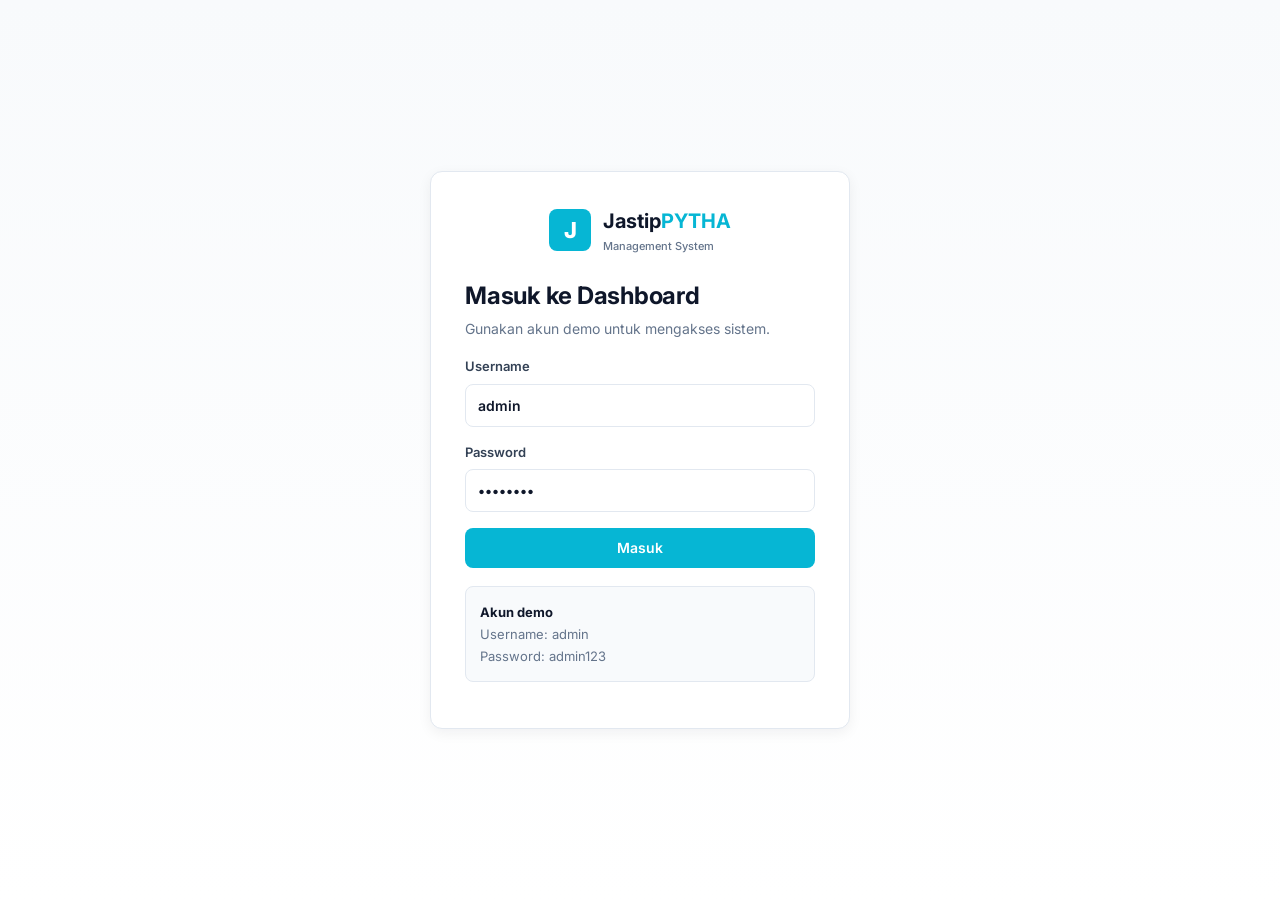
<file: index.html>
<!doctype html>
<html lang="en">
  <head>
    <meta charset="UTF-8" />
    <meta name="viewport" content="width=device-width, initial-scale=1.0" />
    <script>if(localStorage.getItem("jastip_theme")==="dark"||(!localStorage.getItem("jastip_theme")&&window.matchMedia("(prefers-color-scheme: dark)").matches))document.documentElement.classList.add("dark");</script>
    <title>Login - JastipPYTHA</title>
    <link rel="preconnect" href="https://fonts.googleapis.com" />
    <link rel="preconnect" href="https://fonts.gstatic.com" crossorigin />
    <link
      href="https://fonts.googleapis.com/css2?family=Inter:wght@400;500;600;700;800&display=swap"
      rel="stylesheet"
    />
    <link rel="stylesheet" href="css/style.css" />
  </head>
  <body class="login-page">
    <div class="login-card">
      <div class="brand brand-center">
        <div class="brand-mark">J</div>
        <div>
          <b>Jastip<span>PYTHA</span></b
          ><small>Management System</small>
        </div>
      </div>
      <h1>Masuk ke Dashboard</h1>
      <p class="muted">Gunakan akun demo untuk mengakses sistem.</p>
      <form id="loginForm" class="form-stack">
        <label
          >Username<input
            id="username"
            required
            autocomplete="username"
            value="admin"
        /></label>
        <label
          >Password<input
            id="password"
            type="password"
            required
            autocomplete="current-password"
            value="admin123"
        /></label>
        <button class="btn btn-primary btn-block" type="submit">Masuk</button>
      </form>
      <div class="demo-hint">
        <b>Akun demo</b><br />Username: admin<br />Password: admin123
      </div>
      <div id="loginError" class="error-text"></div>
    </div>
    <script src="js/storage.js"></script>
    <script src="js/data-demo.js"></script>
    <script src="js/utils.js"></script>
    <script src="js/login.js"></script>
  </body>
</html>
</file>
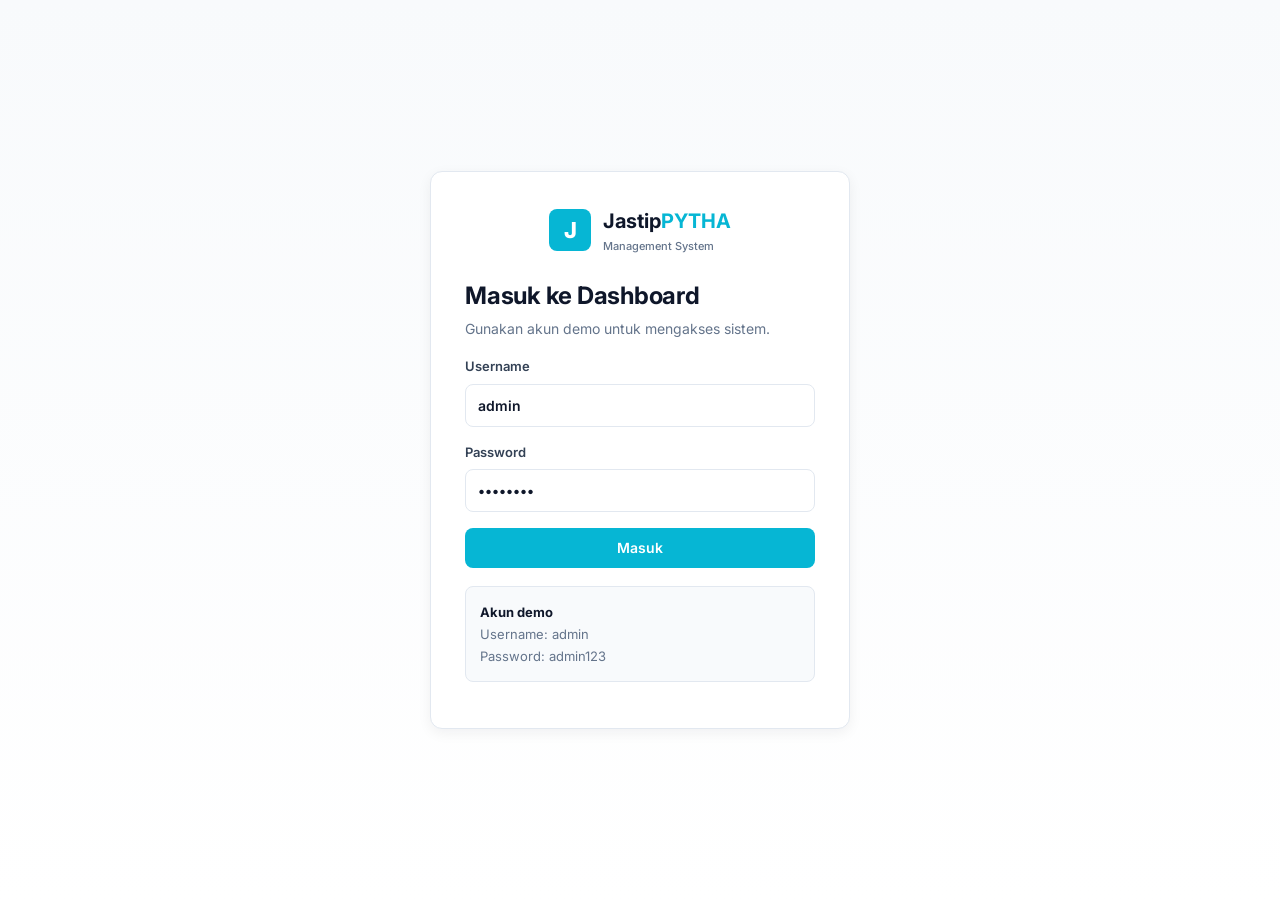
<file: batch.html>
<!doctype html>
<html lang="id">
  <head>
    <meta charset="UTF-8" />
    <meta name="viewport" content="width=device-width, initial-scale=1.0" />
    <script>if(localStorage.getItem("jastip_theme")==="dark"||(!localStorage.getItem("jastip_theme")&&window.matchMedia("(prefers-color-scheme: dark)").matches))document.documentElement.classList.add("dark");</script>
    <title>Batch Jastip - JastipPYTHA</title>
    <link rel="preconnect" href="https://fonts.googleapis.com" />
    <link rel="preconnect" href="https://fonts.gstatic.com" crossorigin />
    <link
      href="https://fonts.googleapis.com/css2?family=Inter:wght@400;500;600;700;800&display=swap"
      rel="stylesheet"
    />
    <link rel="stylesheet" href="css/style.css" />
  </head>
  <body data-page="batch">
    <div id="app"></div>
    <script src="js/storage.js"></script>
    <script src="js/data-demo.js"></script>
    <script src="js/utils.js"></script>
    <script src="js/app.js"></script>
  </body>
</html>
</file>
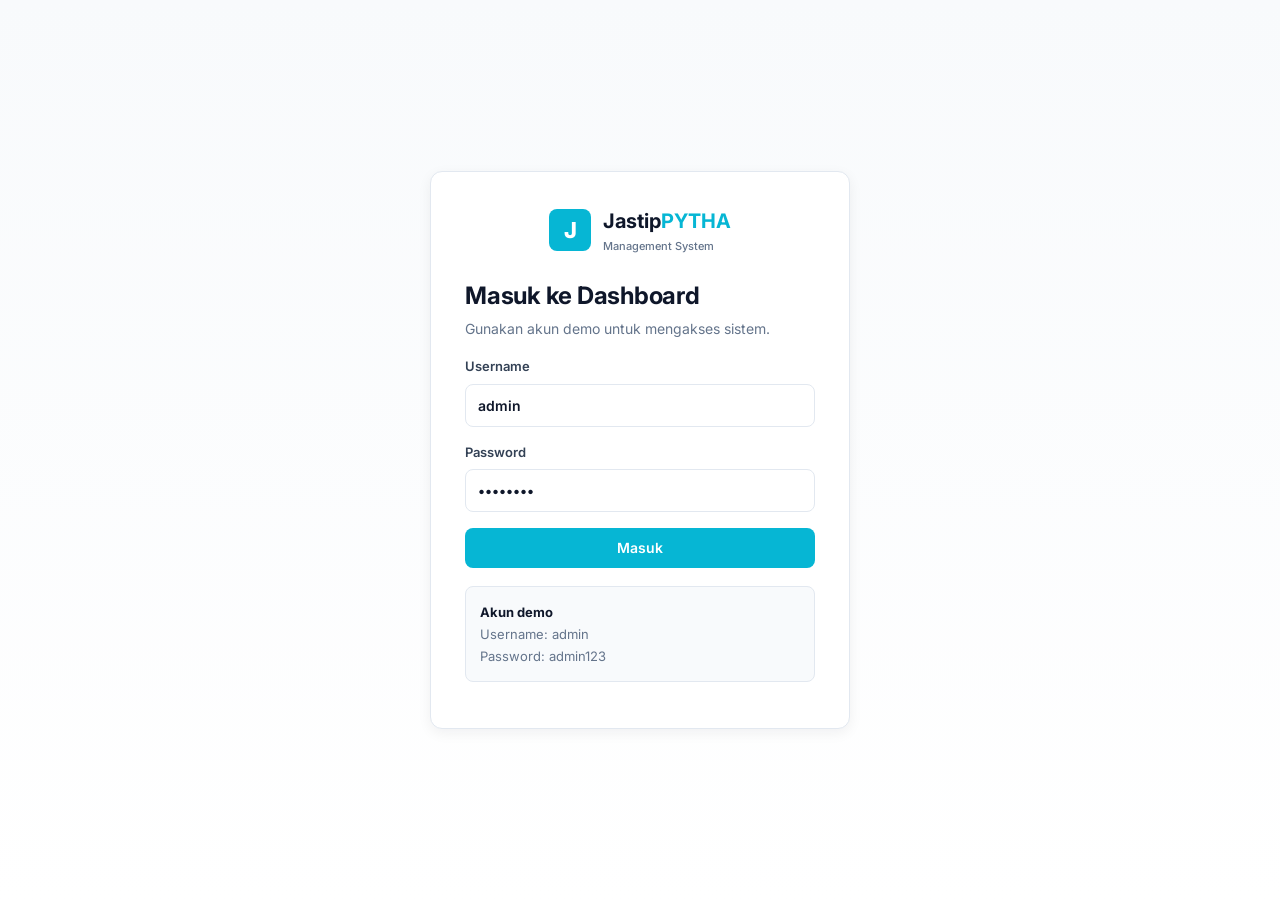
<file: customer.html>
<!doctype html>
<html lang="id">
  <head>
    <meta charset="UTF-8" />
    <meta name="viewport" content="width=device-width, initial-scale=1.0" />
    <script>if(localStorage.getItem("jastip_theme")==="dark"||(!localStorage.getItem("jastip_theme")&&window.matchMedia("(prefers-color-scheme: dark)").matches))document.documentElement.classList.add("dark");</script>
    <title>Customer - JastipPYTHA</title>
    <link rel="preconnect" href="https://fonts.googleapis.com" />
    <link rel="preconnect" href="https://fonts.gstatic.com" crossorigin />
    <link
      href="https://fonts.googleapis.com/css2?family=Inter:wght@400;500;600;700;800&display=swap"
      rel="stylesheet"
    />
    <link rel="stylesheet" href="css/style.css" />
  </head>
  <body data-page="customer">
    <div id="app"></div>
    <script src="js/storage.js"></script>
    <script src="js/data-demo.js"></script>
    <script src="js/utils.js"></script>
    <script src="js/app.js"></script>
  </body>
</html>
</file>
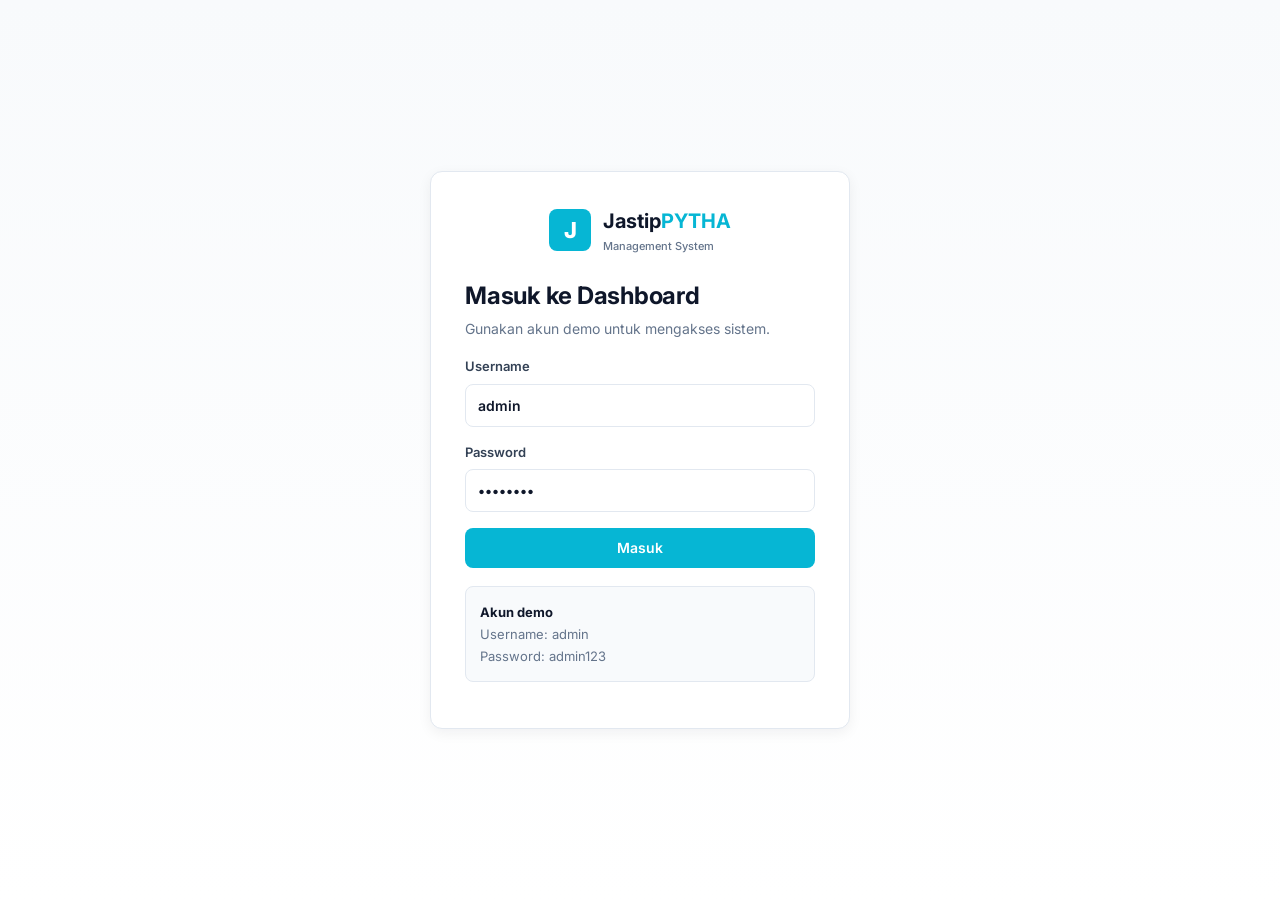
<file: dashboard.html>
<!doctype html>
<html lang="id">
  <head>
    <meta charset="UTF-8" />
    <meta name="viewport" content="width=device-width, initial-scale=1.0" />
    <script>if(localStorage.getItem("jastip_theme")==="dark"||(!localStorage.getItem("jastip_theme")&&window.matchMedia("(prefers-color-scheme: dark)").matches))document.documentElement.classList.add("dark");</script>
    <title>Dashboard - JastipPYTHA</title>
    <link rel="preconnect" href="https://fonts.googleapis.com" />
    <link rel="preconnect" href="https://fonts.gstatic.com" crossorigin />
    <link
      href="https://fonts.googleapis.com/css2?family=Inter:wght@400;500;600;700;800&display=swap"
      rel="stylesheet"
    />
    <link rel="stylesheet" href="css/style.css" />
  </head>
  <body data-page="dashboard">
    <div id="app"></div>
    <script src="js/storage.js"></script>
    <script src="js/data-demo.js"></script>
    <script src="js/utils.js"></script>
    <script src="js/app.js"></script>
  </body>
</html>
</file>
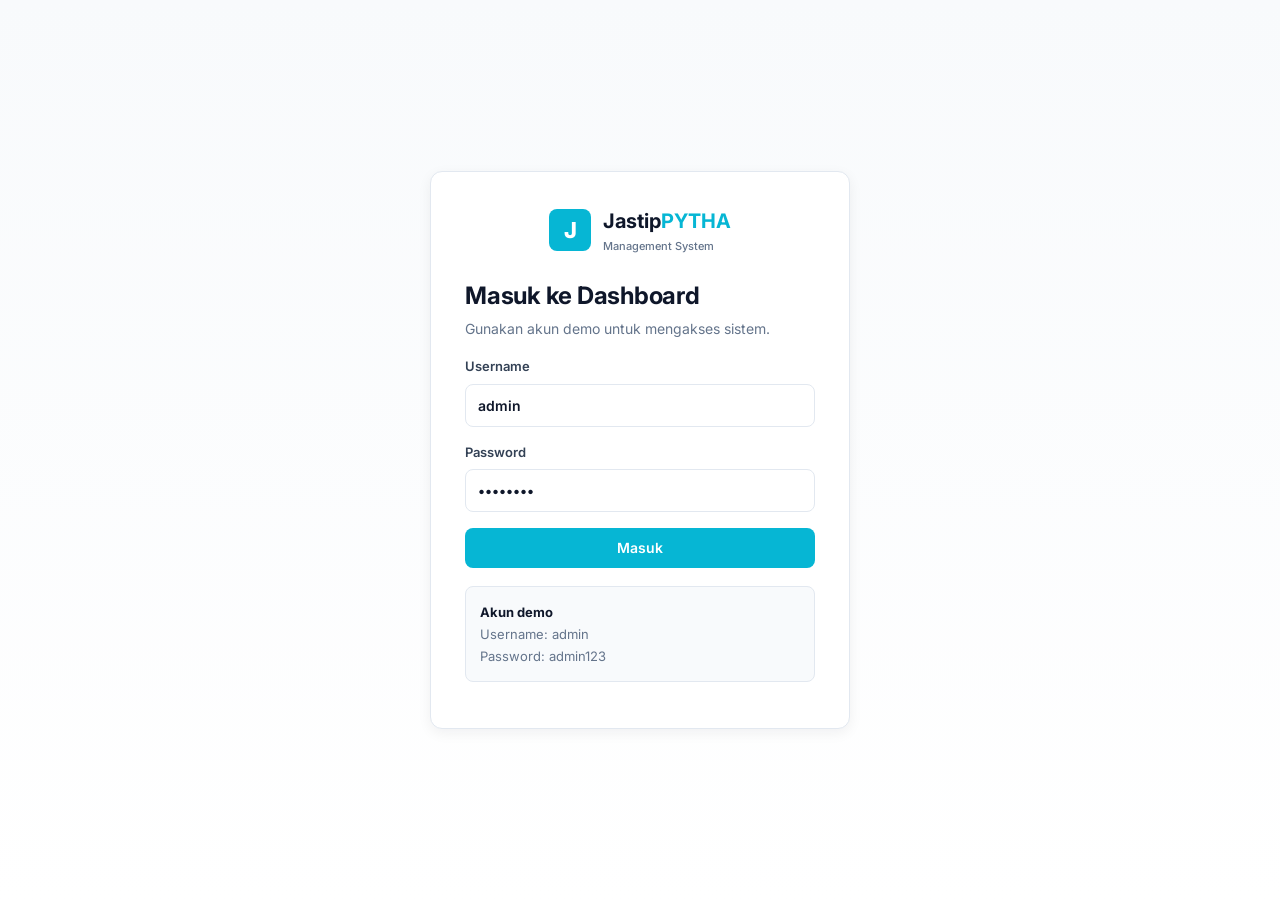
<file: order-detail.html>
<!doctype html>
<html lang="id">
  <head>
    <meta charset="UTF-8" />
    <meta name="viewport" content="width=device-width, initial-scale=1.0" />
    <script>if(localStorage.getItem("jastip_theme")==="dark"||(!localStorage.getItem("jastip_theme")&&window.matchMedia("(prefers-color-scheme: dark)").matches))document.documentElement.classList.add("dark");</script>
    <title>Detail Order - JastipPYTHA</title>
    <link rel="preconnect" href="https://fonts.googleapis.com" />
    <link rel="preconnect" href="https://fonts.gstatic.com" crossorigin />
    <link
      href="https://fonts.googleapis.com/css2?family=Inter:wght@400;500;600;700;800&display=swap"
      rel="stylesheet"
    />
    <link rel="stylesheet" href="css/style.css" />
  </head>
  <body data-page="order-detail">
    <div id="app"></div>
    <script src="js/storage.js"></script>
    <script src="js/data-demo.js"></script>
    <script src="js/utils.js"></script>
    <script src="js/app.js"></script>
  </body>
</html>
</file>
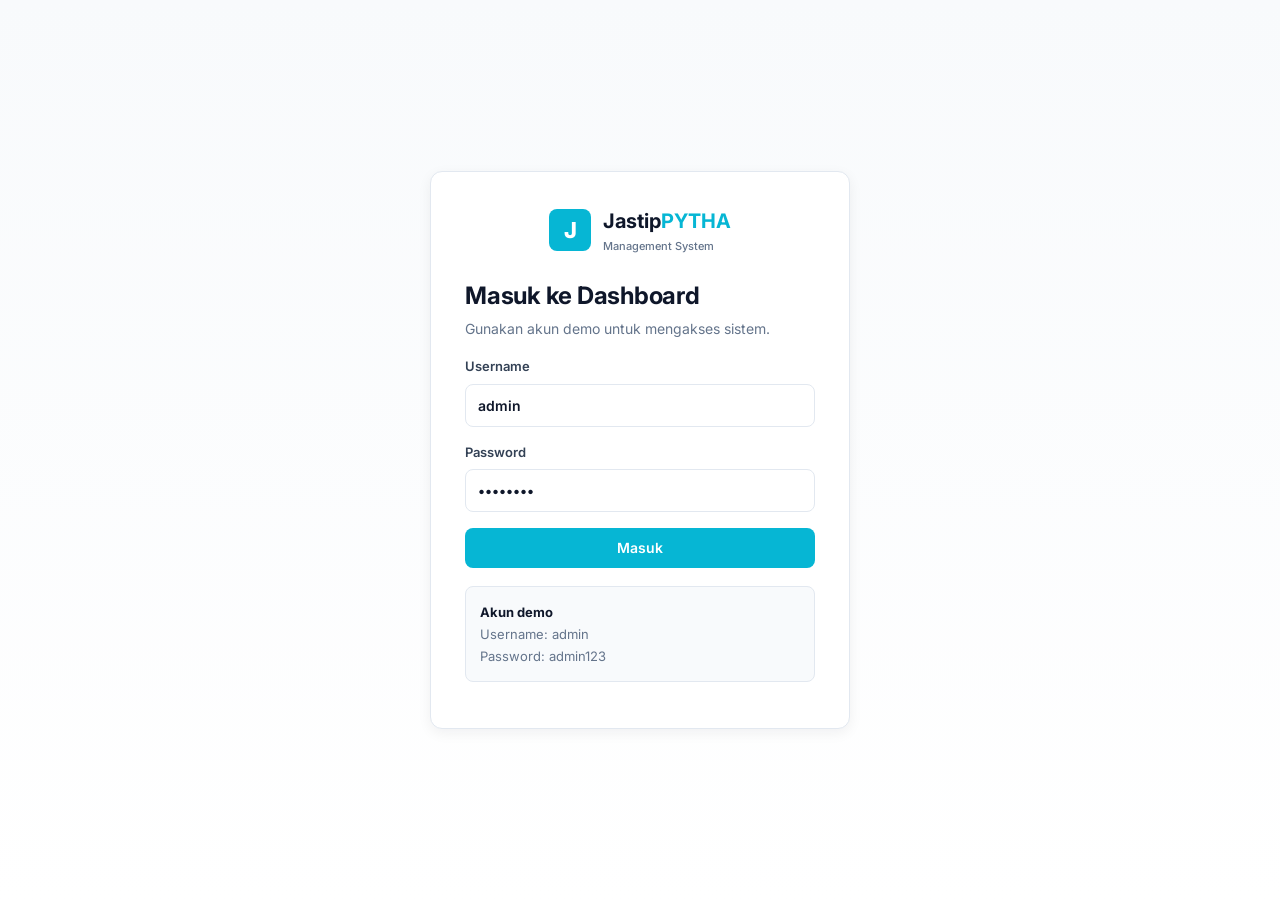
<file: order-form.html>
<!doctype html>
<html lang="id">
  <head>
    <meta charset="UTF-8" />
    <meta name="viewport" content="width=device-width, initial-scale=1.0" />
    <script>if(localStorage.getItem("jastip_theme")==="dark"||(!localStorage.getItem("jastip_theme")&&window.matchMedia("(prefers-color-scheme: dark)").matches))document.documentElement.classList.add("dark");</script>
    <title>Form Order - JastipPYTHA</title>
    <link rel="preconnect" href="https://fonts.googleapis.com" />
    <link rel="preconnect" href="https://fonts.gstatic.com" crossorigin />
    <link
      href="https://fonts.googleapis.com/css2?family=Inter:wght@400;500;600;700;800&display=swap"
      rel="stylesheet"
    />
    <link rel="stylesheet" href="css/style.css" />
  </head>
  <body data-page="order-form">
    <div id="app"></div>
    <script src="js/storage.js"></script>
    <script src="js/data-demo.js"></script>
    <script src="js/utils.js"></script>
    <script src="js/app.js"></script>
  </body>
</html>
</file>
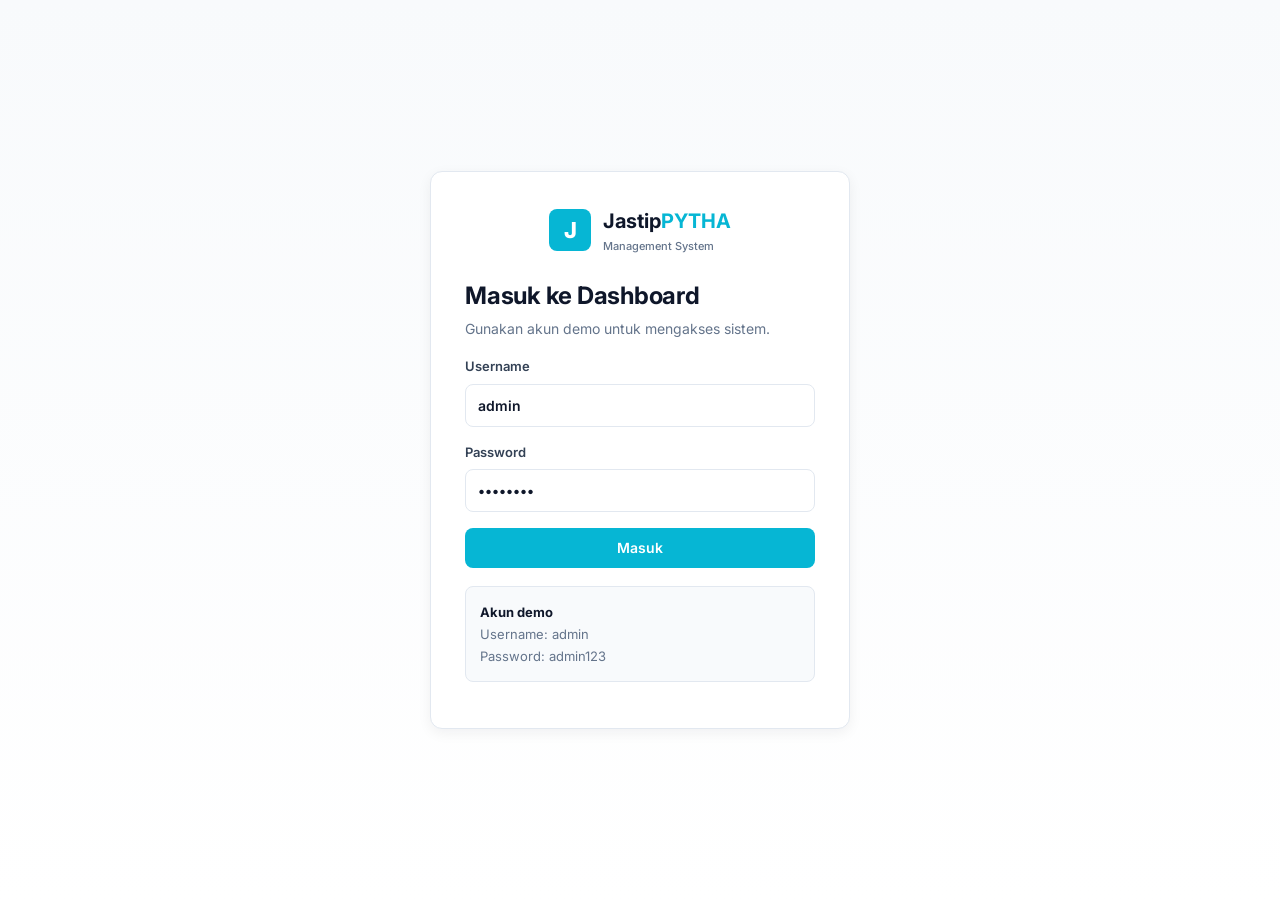
<file: order.html>
<!doctype html>
<html lang="id">
  <head>
    <meta charset="UTF-8" />
    <meta name="viewport" content="width=device-width, initial-scale=1.0" />
    <script>if(localStorage.getItem("jastip_theme")==="dark"||(!localStorage.getItem("jastip_theme")&&window.matchMedia("(prefers-color-scheme: dark)").matches))document.documentElement.classList.add("dark");</script>
    <title>Order Jastip - JastipPYTHA</title>
    <link rel="preconnect" href="https://fonts.googleapis.com" />
    <link rel="preconnect" href="https://fonts.gstatic.com" crossorigin />
    <link
      href="https://fonts.googleapis.com/css2?family=Inter:wght@400;500;600;700;800&display=swap"
      rel="stylesheet"
    />
    <link rel="stylesheet" href="css/style.css" />
  </head>
  <body data-page="order">
    <div id="app"></div>
    <script src="js/storage.js"></script>
    <script src="js/data-demo.js"></script>
    <script src="js/utils.js"></script>
    <script src="js/app.js"></script>
  </body>
</html>
</file>
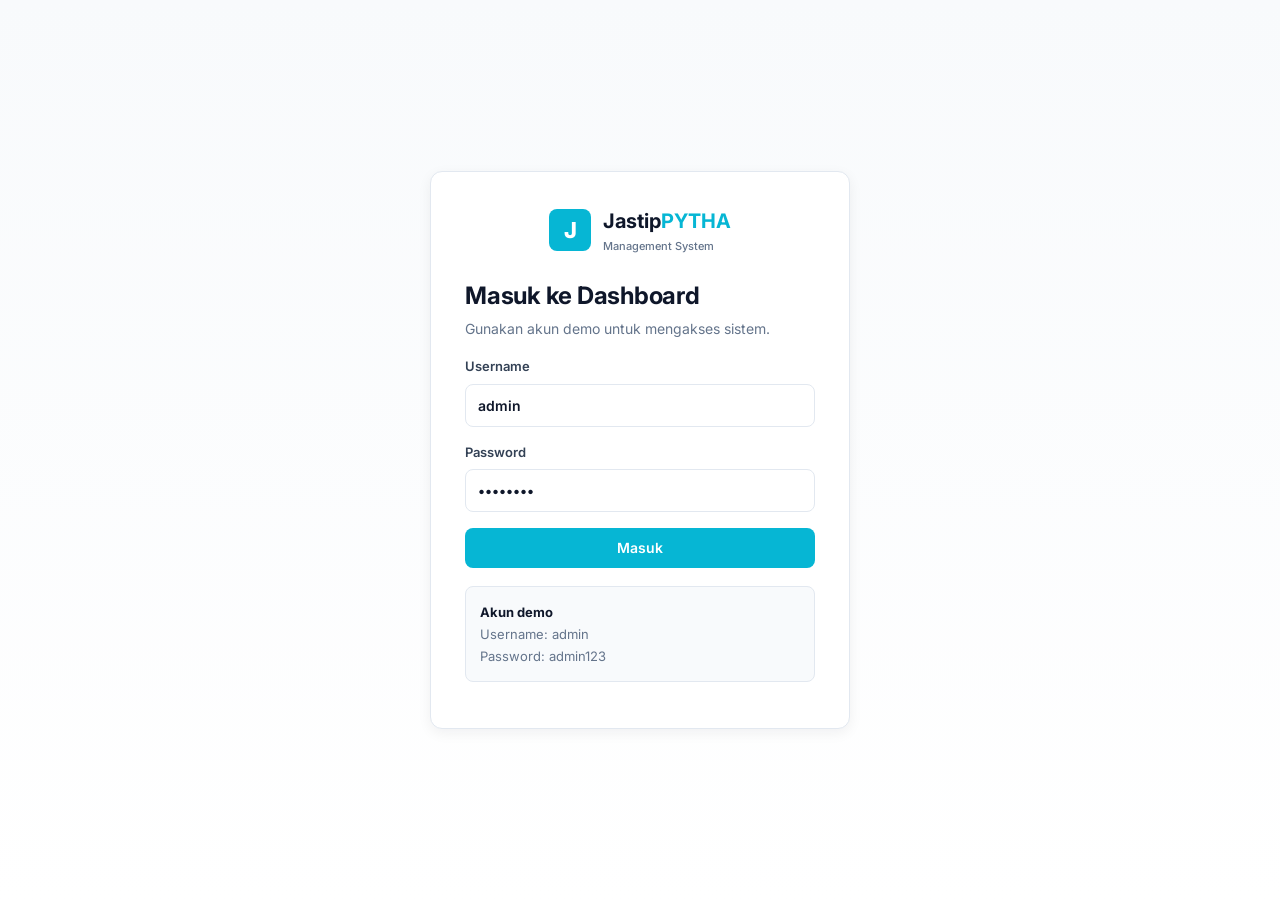
<file: settings.html>
<!doctype html>
<html lang="id">
  <head>
    <meta charset="UTF-8" />
    <meta name="viewport" content="width=device-width, initial-scale=1.0" />
    <script>if(localStorage.getItem("jastip_theme")==="dark"||(!localStorage.getItem("jastip_theme")&&window.matchMedia("(prefers-color-scheme: dark)").matches))document.documentElement.classList.add("dark");</script>
    <title>Pengaturan - JastipPYTHA</title>
    <link rel="preconnect" href="https://fonts.googleapis.com" />
    <link rel="preconnect" href="https://fonts.gstatic.com" crossorigin />
    <link
      href="https://fonts.googleapis.com/css2?family=Inter:wght@400;500;600;700;800&display=swap"
      rel="stylesheet"
    />
    <link rel="stylesheet" href="css/style.css" />
  </head>
  <body data-page="settings">
    <div id="app"></div>
    <script src="js/storage.js"></script>
    <script src="js/data-demo.js"></script>
    <script src="js/utils.js"></script>
    <script src="js/app.js"></script>
  </body>
</html>
</file>
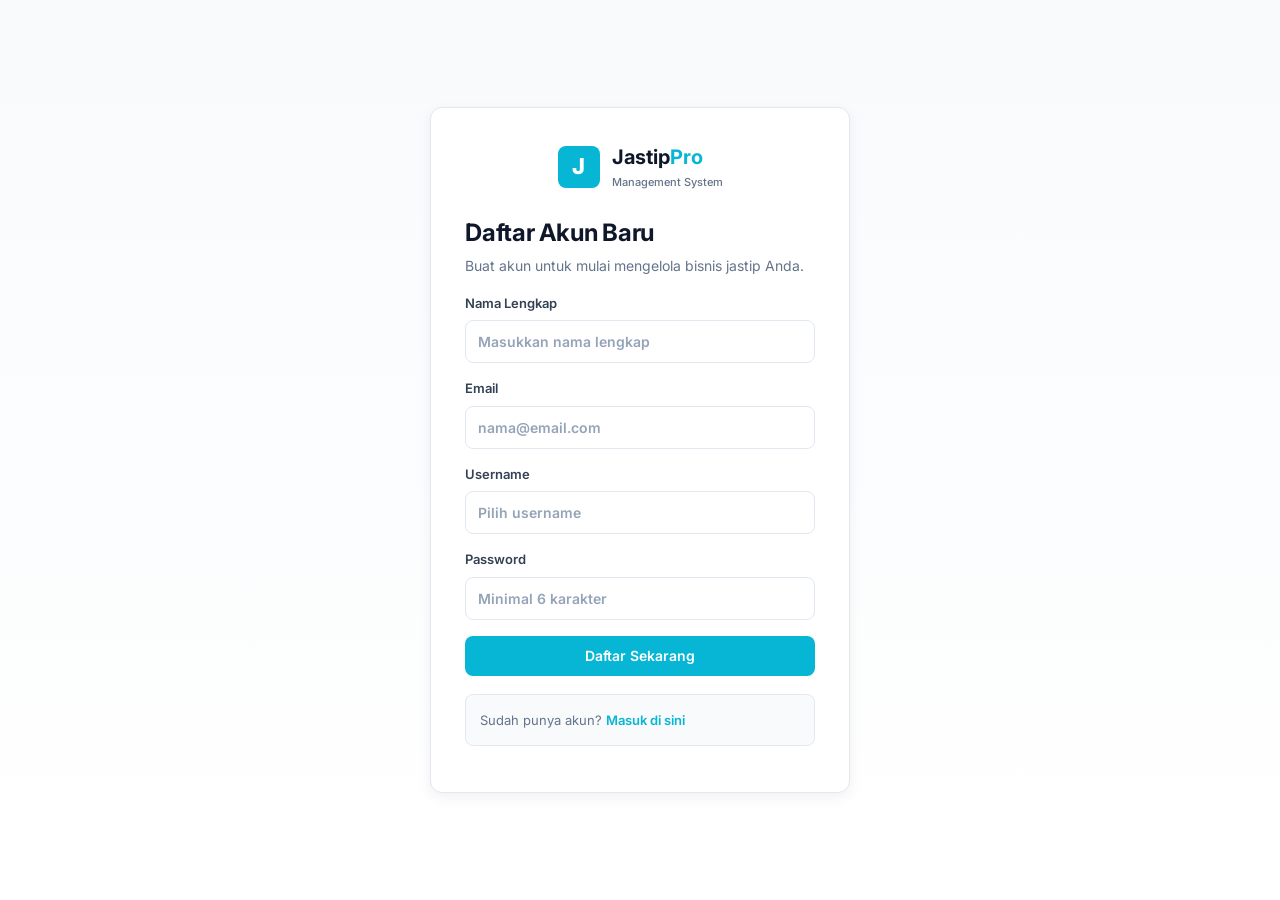
<file: signup.html>
<!doctype html>
<html lang="id">
  <head>
    <meta charset="UTF-8" />
    <meta name="viewport" content="width=device-width, initial-scale=1.0" />
    <script>if(localStorage.getItem("jastip_theme")==="dark"||(!localStorage.getItem("jastip_theme")&&window.matchMedia("(prefers-color-scheme: dark)").matches))document.documentElement.classList.add("dark");</script>
    <title>Daftar - JastipPYTHA</title>
    <link rel="preconnect" href="https://fonts.googleapis.com" />
    <link rel="preconnect" href="https://fonts.gstatic.com" crossorigin />
    <link
      href="https://fonts.googleapis.com/css2?family=Inter:wght@400;500;600;700;800&display=swap"
      rel="stylesheet"
    />
    <link rel="stylesheet" href="css/style.css" />
  </head>
  <body class="login-page">
    <div class="login-card">
      <div class="brand brand-center">
        <div class="brand-mark">J</div>
        <div>
          <b>Jastip<span>Pro</span></b
          ><small>Management System</small>
        </div>
      </div>
      <h1>Daftar Akun Baru</h1>
      <p class="muted">Buat akun untuk mulai mengelola bisnis jastip Anda.</p>
      <form id="signupForm" class="form-stack">
        <label
          >Nama Lengkap<input
            id="fullname"
            required
            placeholder="Masukkan nama lengkap"
        /></label>
        <label
          >Email<input
            id="email"
            type="email"
            required
            placeholder="nama@email.com"
        /></label>
        <label
          >Username<input
            id="username"
            required
            placeholder="Pilih username"
        /></label>
        <label
          >Password<input
            id="password"
            type="password"
            required
            placeholder="Minimal 6 karakter"
        /></label>
        <button class="btn btn-primary btn-block" type="submit">Daftar Sekarang</button>
      </form>
      <div class="demo-hint">
        Sudah punya akun? <a href="index.html" style="color: #06b6d4; font-weight: 600;">Masuk di sini</a>
      </div>
      <div id="signupError" class="error-text"></div>
    </div>
    <script src="js/storage.js"></script>
    <script src="js/signup.js"></script>
  </body>
</html>
</file>
<file: css/style.css>
/* ============================================================
   JastipPro — Clean Modern Cyan SaaS Design System
   ============================================================ */

:root {
  /* Brand / accent */
  --primary: #06b6d4;
  --primary-hover: #0891b2;
  --primary-dark: #0891b2;       /* kept for legacy refs (= hover) */
  --primary-50: #ecfeff;
  --primary-100: #cffafe;
  --primary-700: #0e7490;

  /* Surfaces */
  --bg: #f8fafc;
  --card: #ffffff;
  --surface: #ffffff;

  /* Text */
  --text: #0f172a;
  --muted: #64748b;
  --text-secondary: #64748b;

  /* Lines */
  --border: #e2e8f0;
  --border-light: #f1f5f9;

  /* Semantic */
  --danger: #dc2626;
  --success: #16a34a;
  --warning: #d97706;

  /* Sidebar (now light) */
  --sidebar: #ffffff;
  --sidebar-text: #334155;

  /* Shadows — very soft, only to separate layers */
  --shadow-sm: 0 1px 2px rgba(15, 23, 42, 0.04);
  --shadow-md: 0 4px 14px rgba(15, 23, 42, 0.06);
  --shadow-lg: 0 14px 38px rgba(15, 23, 42, 0.14);

  /* Radius */
  --r-sm: 8px;
  --r-md: 10px;
  --r-lg: 12px;
}

* {
  box-sizing: border-box;
}

body {
  margin: 0;
  font-family: Inter, system-ui, -apple-system, "Segoe UI", Roboto, Arial,
    sans-serif;
  background: var(--bg);
  color: var(--text);
  font-size: 14px;
  line-height: 1.5;
  -webkit-font-smoothing: antialiased;
  text-rendering: optimizeLegibility;
}

button,
input,
select,
textarea {
  font: inherit;
}

button {
  cursor: pointer;
}

a {
  text-decoration: none;
  color: inherit;
}

h1,
h2,
h3,
h4 {
  color: var(--text);
  letter-spacing: -0.01em;
}

/* ============================================================
   Login / Signup page
   ============================================================ */
.login-page {
  min-height: 100vh;
  display: grid;
  place-items: center;
  padding: 20px;
  background: linear-gradient(180deg, #f8fafc 0%, #ffffff 100%);
}

.login-card {
  width: min(420px, 100%);
  background: var(--card);
  border: 1px solid var(--border);
  border-radius: var(--r-lg);
  padding: 34px;
  box-shadow: var(--shadow-md);
}

.brand {
  display: flex;
  align-items: center;
  gap: 12px;
}

.brand-center {
  justify-content: center;
  margin-bottom: 24px;
}

.brand-mark {
  width: 42px;
  height: 42px;
  border-radius: var(--r-sm);
  background: var(--primary);
  color: #fff;
  display: grid;
  place-items: center;
  font-weight: 800;
  font-size: 22px;
}

.brand b {
  font-size: 20px;
  font-weight: 700;
}

.brand b span {
  color: var(--primary);
}

.brand small {
  display: block;
  color: var(--muted);
  font-size: 11px;
  margin-top: 2px;
  font-weight: 500;
}

.login-card h1 {
  font-size: 24px;
  font-weight: 700;
  margin: 4px 0;
}

.muted {
  color: var(--muted);
}

.login-card p {
  color: var(--muted);
  font-size: 14px;
  margin: 0 0 4px;
}

.demo-hint {
  background: var(--bg);
  border: 1px solid var(--border);
  padding: 14px;
  border-radius: var(--r-sm);
  margin-top: 18px;
  font-size: 13px;
  line-height: 1.7;
  color: var(--text-secondary);
}

.demo-hint b {
  color: var(--text);
}

.error-text {
  color: var(--danger);
  margin-top: 12px;
  font-size: 13px;
  font-weight: 500;
}

/* ============================================================
   Forms
   ============================================================ */
.form-stack {
  display: grid;
  gap: 16px;
  margin-top: 18px;
}

label {
  font-size: 13px;
  font-weight: 600;
  color: #334155;
  display: grid;
  gap: 7px;
}

input,
select,
textarea {
  width: 100%;
  border: 1px solid var(--border);
  border-radius: var(--r-sm);
  padding: 10px 12px;
  background: #fff;
  color: var(--text);
  outline: none;
  font-size: 14px;
  line-height: 1.5;
  transition: border-color 0.15s, box-shadow 0.15s;
}

input[type="number"] {
  -moz-appearance: textfield;
}

input[type="number"]::-webkit-inner-spin-button,
input[type="number"]::-webkit-outer-spin-button {
  -webkit-appearance: none;
  margin: 0;
}

input::placeholder,
textarea::placeholder {
  color: #94a3b8;
}

input:focus,
select:focus,
textarea:focus {
  border-color: var(--primary);
  box-shadow: 0 0 0 3px rgba(6, 182, 212, 0.12);
}

select {
  appearance: none;
  background-repeat: no-repeat;
  background-position: right 12px center;
  padding-right: 36px;
  position: relative;
}

/* CSS-only arrow using border trick */
select {
  background-image: linear-gradient(45deg, transparent 50%, #64748b 50%),
                    linear-gradient(135deg, #64748b 50%, transparent 50%);
  background-position: calc(100% - 16px) calc(1em + 2px),
                       calc(100% - 12px) calc(1em + 2px);
  background-size: 4px 4px, 4px 4px;
  background-repeat: no-repeat;
}

textarea {
  min-height: 90px;
  resize: vertical;
}

/* ============================================================
   Buttons
   ============================================================ */
.btn {
  border: 1px solid transparent;
  border-radius: var(--r-sm);
  padding: 9px 16px;
  font-weight: 600;
  font-size: 14px;
  line-height: 1.4;
  transition: background 0.15s, border-color 0.15s, color 0.15s,
    box-shadow 0.15s;
  display: inline-flex;
  align-items: center;
  justify-content: center;
  gap: 6px;
  white-space: nowrap;
}

.btn:focus-visible {
  outline: none;
  box-shadow: 0 0 0 3px rgba(6, 182, 212, 0.18);
}

.btn-primary {
  background: var(--primary);
  color: #fff;
}

.btn-primary:hover {
  background: var(--primary-hover);
}

.btn-secondary {
  background: #fff;
  border-color: var(--border);
  color: #334155;
}

.btn-secondary:hover {
  background: var(--bg);
  border-color: #cbd5e1;
  color: var(--text);
}

.btn-danger {
  background: #fee2e2;
  color: #b91c1c;
  border-color: transparent;
}

.btn-danger:hover {
  background: #fecaca;
}

.btn-success {
  background: #dcfce7;
  color: #15803d;
  border-color: transparent;
}

.btn-success:hover {
  background: #bbf7d0;
}

.btn-block {
  width: 100%;
}

.btn-sm {
  padding: 6px 11px;
  font-size: 12px;
  border-radius: 7px;
}

.btn:disabled {
  opacity: 0.5;
  cursor: not-allowed;
}

/* ============================================================
   Layout — sidebar + main
   ============================================================ */
.layout {
  display: flex;
  min-height: 100vh;
}

.sidebar {
  width: 240px;
  background: var(--sidebar);
  color: var(--sidebar-text);
  padding: 18px 14px;
  position: fixed;
  inset: 0 auto 0 0;
  z-index: 10;
  border-right: 1px solid var(--border);
}

.sidebar .brand {
  color: var(--text);
  padding: 6px 8px 20px;
}

.nav-title {
  font-size: 10px;
  text-transform: uppercase;
  color: #94a3b8;
  padding: 14px 10px 7px;
  letter-spacing: 0.08em;
  font-weight: 700;
}

.nav-link {
  display: flex;
  gap: 11px;
  align-items: center;
  padding: 10px 12px;
  border-radius: var(--r-sm);
  margin: 2px 0;
  font-size: 14px;
  font-weight: 500;
  color: var(--sidebar-text);
  transition: background 0.15s, color 0.15s;
}

.nav-link:hover {
  background: #f1f5f9;
  color: var(--text);
}

.nav-link.active {
  background: var(--primary-50);
  color: var(--primary-700);
  font-weight: 600;
}

.nav-link.active:hover {
  background: var(--primary-50);
  color: var(--primary-700);
}

.sidebar-footer {
  position: absolute;
  bottom: 18px;
  left: 14px;
  right: 14px;
}

.main {
  margin-left: 240px;
  min-width: 0;
  width: calc(100% - 240px);
}

.topbar {
  height: 64px;
  background: #fff;
  border-bottom: 1px solid var(--border);
  display: flex;
  align-items: center;
  justify-content: space-between;
  padding: 0 28px;
  position: sticky;
  top: 0;
  z-index: 5;
}

.topbar h2 {
  margin: 0;
  font-size: 18px;
  font-weight: 600;
}

.user-box {
  font-size: 13px;
  font-weight: 500;
  color: var(--muted);
  background: var(--bg);
  border: 1px solid var(--border);
  padding: 6px 12px;
  border-radius: 999px;
}

.content {
  padding: 28px;
  max-width: 100%;
  margin: auto;
  overflow-x: hidden;
}

/* ============================================================
   Page header
   ============================================================ */
.page-head {
  display: flex;
  justify-content: space-between;
  align-items: center;
  gap: 12px;
  margin-bottom: 22px;
}

.page-head h1 {
  margin: 0;
  font-size: 22px;
  font-weight: 700;
}

.page-head p {
  margin: 5px 0 0;
  color: var(--muted);
  font-size: 13px;
}

.actions {
  display: flex;
  gap: 8px;
  flex-wrap: wrap;
}

/* ============================================================
   Cards & stats
   ============================================================ */
.cards {
  display: grid;
  grid-template-columns: repeat(auto-fit, minmax(200px, 1fr));
  gap: 16px;
  margin-bottom: 20px;
}

.card {
  background: var(--card);
  border: 1px solid var(--border);
  border-radius: var(--r-md);
  padding: 20px;
  box-shadow: var(--shadow-sm);
}

.stat-label {
  font-size: 12px;
  color: var(--muted);
  line-height: 1.3;
  font-weight: 500;
}

.stat-value {
  font-size: 23px;
  font-weight: 700;
  margin-top: 8px;
  word-break: break-word;
  letter-spacing: -0.02em;
}

.stat-icon {
  float: right;
  width: 36px;
  height: 36px;
  border-radius: var(--r-sm);
  background: var(--primary-50);
  color: var(--primary-hover);
  display: grid;
  place-items: center;
  font-size: 16px;
}

/* Stat card with sparkline */
.stat-with-sparkline {
  position: relative;
  padding-bottom: 12px;
}

.stat-main {
  display: flex;
  justify-content: space-between;
  align-items: flex-start;
  margin-bottom: 12px;
}

.stat-info {
  flex: 1;
}

.stat-label {
  font-size: 14px;
  color: var(--text-muted);
  margin-bottom: 6px;
  font-weight: 500;
}

.stat-value-row {
  display: flex;
  align-items: baseline;
  gap: 8px;
}

.stat-value {
  font-size: 28px;
  font-weight: 700;
  color: var(--text);
  letter-spacing: -0.02em;
}

.stat-change {
  font-size: 13px;
  font-weight: 600;
  padding: 3px 8px;
  border-radius: 6px;
}

.stat-change.positive {
  background: #dcfce7;
  color: #16a34a;
}

.stat-change.negative {
  background: #fee2e2;
  color: #dc2626;
}

.stat-sparkline-canvas {
  width: 100%;
  height: 40px;
  display: block;
  cursor: pointer;
}

/* Chart tooltip */
.chart-tooltip {
  position: absolute;
  background: rgba(15, 23, 42, 0.95);
  color: white;
  padding: 8px 12px;
  border-radius: 8px;
  font-size: 13px;
  font-weight: 500;
  pointer-events: none;
  white-space: nowrap;
  z-index: 1000;
  box-shadow: 0 4px 12px rgba(0, 0, 0, 0.3);
  transform: translate(-50%, -120%);
  opacity: 0;
  transition: opacity 0.15s ease;
}

.chart-tooltip.visible {
  opacity: 1;
}

.dark .chart-tooltip {
  background: rgba(241, 245, 249, 0.95);
  color: #0f172a;
  box-shadow: 0 4px 12px rgba(0, 0, 0, 0.5);
}

.chart-tooltip::after {
  content: '';
  position: absolute;
  bottom: -4px;
  left: 50%;
  transform: translateX(-50%);
  width: 0;
  height: 0;
  border-left: 5px solid transparent;
  border-right: 5px solid transparent;
  border-top: 5px solid rgba(15, 23, 42, 0.95);
}

.dark .chart-tooltip::after {
  border-top-color: rgba(241, 245, 249, 0.95);
}

/* Trend chart container */
.trend-chart-card {
  margin-top: 18px;
  position: relative;
}

.trend-chart-header {
  display: flex;
  justify-content: space-between;
  align-items: center;
  padding: 18px;
  border-bottom: 1px solid var(--border);
}

.trend-chart-header h3 {
  margin: 0;
  font-size: 16px;
  font-weight: 600;
}

.trend-chart-controls {
  display: flex;
  gap: 8px;
  align-items: center;
}

.trend-chart-controls select {
  padding: 6px 32px 6px 12px;
  font-size: 13px;
  border-radius: var(--r-sm);
}

.trend-chart-body {
  padding: 24px 18px;
  position: relative;
}

#transactionTrendChart,
#feeTrendChart,
#orderBarChart,
#orderDonutChart {
  width: 100%;
  display: block;
  cursor: pointer;
}

#transactionTrendChart,
#feeTrendChart {
  height: 240px;
}

#orderBarChart {
  height: 260px;
}

/* ============================================================
   Grids
   ============================================================ */
.grid-2 {
  display: grid;
  grid-template-columns: 1fr;
  gap: 18px;
}

@media (min-width: 1200px) {
  .grid-2 {
    grid-template-columns: 1.8fr 1fr;
  }
}

/* ============================================================
   Tables
   ============================================================ */
.table-card {
  padding: 0;
  overflow: hidden;
}

.card-head {
  padding: 16px 20px;
  border-bottom: 1px solid var(--border);
  display: flex;
  justify-content: space-between;
  align-items: center;
  gap: 10px;
}

.card-head h3 {
  margin: 0;
  font-size: 15px;
  font-weight: 600;
}

.table-wrap {
  overflow: auto;
}

table {
  width: 100%;
  border-collapse: collapse;
  min-width: 600px;
}

th,
td {
  padding: 13px 10px;
  text-align: left;
  border-bottom: 1px solid var(--border-light);
  font-size: 13px;
  vertical-align: middle;
  white-space: nowrap;
  overflow: hidden;
  text-overflow: ellipsis;
  max-width: 220px;
}

th:first-child,
td:first-child {
  padding-left: 20px;
}

th:last-child,
td:last-child {
  padding-right: 20px;
}

th {
  background: var(--bg);
  color: var(--muted);
  font-size: 11px;
  text-transform: uppercase;
  letter-spacing: 0.04em;
  font-weight: 600;
  border-bottom: 1px solid var(--border);
}

tbody tr {
  transition: background 0.12s;
}

tbody tr:hover {
  background: var(--bg);
}

tbody tr:last-child td {
  border-bottom: 0;
}

.empty {
  padding: 40px;
  text-align: center;
  color: var(--muted);
}

/* ============================================================
   Badges
   ============================================================ */
.badge {
  display: inline-flex;
  align-items: center;
  padding: 4px 10px;
  border-radius: 999px;
  font-size: 11px;
  font-weight: 600;
  white-space: nowrap;
  line-height: 1.5;
}

.badge-blue {
  background: var(--primary-50);
  color: var(--primary-700);
}

.badge-green {
  background: #dcfce7;
  color: #15803d;
}

.badge-yellow {
  background: #fef3c7;
  color: #a16207;
}

.badge-red {
  background: #fee2e2;
  color: #b91c1c;
}

.badge-gray {
  background: #f1f5f9;
  color: #475569;
}

/* ============================================================
   Toolbar
   ============================================================ */
.toolbar {
  display: flex;
  gap: 10px;
  flex-wrap: wrap;
  margin-bottom: 16px;
}

.toolbar > * {
  flex: 1;
  min-width: 200px;
  max-width: 320px;
}

.toolbar input {
  box-sizing: border-box;
}

/* ============================================================
   Forms — layout
   ============================================================ */
.form-card {
  max-width: 1000px;
}

.form-grid {
  display: grid;
  grid-template-columns: repeat(2, minmax(0, 1fr));
  gap: 16px;
}

.form-grid label {
  min-width: 0;
}

.form-grid input,
.form-grid select {
  width: 100%;
  box-sizing: border-box;
}

.form-grid .full {
  grid-column: 1/-1;
}

.section-title {
  font-size: 14px;
  font-weight: 600;
  margin: 24px 0 12px;
  padding-bottom: 9px;
  border-bottom: 1px solid var(--border);
  color: var(--text);
}

.item-row {
  display: grid;
  grid-template-columns: 2fr 90px 150px 150px 42px;
  gap: 8px;
  align-items: end;
  margin-bottom: 10px;
}

.money {
  text-align: right;
}

.summary {
  background: var(--bg);
  border: 1px solid var(--border-light);
  border-radius: var(--r-sm);
  padding: 16px;
  display: grid;
  gap: 9px;
}

.summary-line {
  display: flex;
  justify-content: space-between;
  font-size: 13px;
  color: var(--text-secondary);
}

.summary-line.total {
  font-size: 17px;
  font-weight: 700;
  color: var(--text);
  border-top: 1px solid var(--border);
  padding-top: 11px;
  margin-top: 2px;
}

/* ============================================================
   Detail grid
   ============================================================ */
.detail-grid {
  display: grid;
  grid-template-columns: repeat(2, 1fr);
  gap: 18px;
}

.detail-list {
  display: grid;
  gap: 11px;
}

.detail-row {
  display: flex;
  justify-content: space-between;
  gap: 15px;
  border-bottom: 1px solid var(--border-light);
  padding-bottom: 9px;
  font-size: 13px;
}

.detail-row:last-child {
  border-bottom: 0;
}

.detail-row span:first-child {
  color: var(--muted);
}

/* ============================================================
   Modal
   ============================================================ */
.modal-backdrop {
  position: fixed;
  inset: 0;
  background: rgba(15, 23, 42, 0.42);
  display: none;
  align-items: center;
  justify-content: center;
  padding: 24px;
  box-sizing: border-box;
  overflow-y: auto;
  z-index: 1000;
}

.modal-backdrop.show {
  display: flex;
}

.modal {
  background: #fff;
  width: min(700px, 100%);
  max-height: calc(100vh - 48px);
  overflow-y: auto;
  box-sizing: border-box;
  border-radius: var(--r-lg);
  padding: 24px;
  box-shadow: var(--shadow-lg);
}

.modal-head {
  display: flex;
  justify-content: space-between;
  align-items: center;
  margin-bottom: 18px;
  padding-bottom: 14px;
  border-bottom: 1px solid var(--border);
}

.modal-head h3 {
  margin: 0;
  font-size: 16px;
  font-weight: 600;
}

.close {
  border: 0;
  background: none;
  font-size: 24px;
  color: var(--muted);
  width: 32px;
  height: 32px;
  border-radius: var(--r-sm);
  display: grid;
  place-items: center;
  line-height: 1;
  transition: background 0.15s, color 0.15s;
}

.close:hover {
  background: var(--bg);
  color: var(--text);
}

/* ============================================================
   Toast
   ============================================================ */
.toast {
  position: fixed;
  right: 20px;
  bottom: 20px;
  background: #0f172a;
  color: #fff;
  padding: 13px 18px;
  border-radius: var(--r-sm);
  box-shadow: var(--shadow-lg);
  z-index: 100;
  display: none;
  font-size: 13px;
  font-weight: 500;
}

.toast.show {
  display: block;
}

/* ============================================================
   Settings / danger box
   ============================================================ */
.danger-box {
  background: #fef2f2;
  border: 1px solid #fecaca;
  padding: 16px;
  border-radius: var(--r-sm);
}

.danger-box b {
  display: block;
  margin-bottom: 4px;
  color: #991b1b;
}

.danger-box p {
  margin: 0 0 12px;
  color: #b91c1c;
  font-size: 13px;
}

.settings-list {
  display: grid;
  gap: 16px;
}

.settings-list h3 {
  margin: 0 0 6px;
  font-size: 15px;
  font-weight: 600;
}

.settings-list code {
  background: var(--bg);
  border: 1px solid var(--border);
  padding: 2px 6px;
  border-radius: 6px;
  font-size: 12px;
  color: var(--primary-700);
}

.mobile-menu {
  display: none;
}

/* ============================================================
   Filter panel
   ============================================================ */
.filter-panel {
  background: var(--card);
  border: 1px solid var(--border);
  border-radius: var(--r-md);
  padding: 18px;
  margin-bottom: 18px;
  box-shadow: var(--shadow-sm);
}

.filter-panel h4 {
  margin: 0 0 12px;
  font-size: 14px;
  font-weight: 600;
  color: var(--text);
}

.filter-grid {
  display: grid;
  grid-template-columns: repeat(auto-fit, minmax(180px, 1fr));
  gap: 12px;
  margin-bottom: 12px;
}

.filter-actions {
  display: flex;
  gap: 8px;
  margin-top: 14px;
}

/* ============================================================
   Pagination
   ============================================================ */
.pagination {
  display: flex;
  align-items: center;
  justify-content: space-between;
  padding: 14px 20px;
  border-top: 1px solid var(--border);
  flex-wrap: wrap;
  gap: 12px;
}

.pagination-info {
  font-size: 13px;
  color: var(--muted);
}

.pagination-controls {
  display: flex;
  align-items: center;
  gap: 12px;
  flex-wrap: wrap;
}

.pagination-select {
  display: flex;
  align-items: center;
  gap: 8px;
  font-size: 13px;
  color: var(--muted);
}

.pagination-select select {
  width: auto;
  padding: 6px 30px 6px 10px;
  font-size: 13px;
}

.pagination-buttons {
  display: flex;
  gap: 6px;
  align-items: center;
}

.pagination-buttons button {
  padding: 7px 12px;
  font-size: 13px;
}

.page-num {
  padding: 7px 12px;
  font-size: 13px;
  font-weight: 600;
  color: var(--primary);
}

/* ============================================================
   Charts
   ============================================================ */
.chart-container {
  padding: 18px 12px 24px;
  overflow-x: auto;
}

.chart-container canvas {
  display: block;
  width: 100%;
  max-width: 700px;
  height: 350px;
  margin: auto;
}

#chartBarCard > div,
#chartDonutCard > div {
  padding: 18px 12px 20px;
}

/* ============================================================
   Purchased items
   ============================================================ */
.purchased-items-grid {
  display: grid;
  gap: 10px;
}

.purchased-item {
  display: flex;
  justify-content: space-between;
  align-items: center;
  padding: 13px 14px;
  background: var(--bg);
  border-radius: var(--r-sm);
  border: 1px solid var(--border-light);
}

.purchased-item-info {
  flex: 1;
  min-width: 0;
}

.purchased-item-name {
  font-weight: 600;
  font-size: 13px;
  margin-bottom: 4px;
}

.purchased-item-details {
  font-size: 12px;
  color: var(--muted);
}

.purchased-item-price {
  font-weight: 700;
  font-size: 14px;
  color: var(--primary-hover);
  text-align: right;
  white-space: nowrap;
}

/* ============================================================
   Status workflow / button group / dropdown
   ============================================================ */
.status-action {
  display: flex;
  gap: 8px;
  align-items: center;
  flex-wrap: wrap;
}

.status-label {
  font-size: 12px;
  color: var(--muted);
  margin-bottom: 8px;
  display: block;
}

.btn-group {
  display: flex;
  gap: 6px;
  flex-wrap: wrap;
}

.action-dropdown {
  position: relative;
  display: inline-block;
}

.dropdown-content {
  display: none;
  position: absolute;
  right: 0;
  background: #fff;
  min-width: 160px;
  box-shadow: var(--shadow-lg);
  border-radius: var(--r-sm);
  border: 1px solid var(--border);
  z-index: 10;
  margin-top: 4px;
  overflow: hidden;
}

.dropdown-content.show {
  display: block;
}

.dropdown-content button {
  display: block;
  width: 100%;
  text-align: left;
  padding: 10px 14px;
  border: 0;
  background: none;
  font-size: 13px;
  color: var(--text);
}

.dropdown-content button:hover {
  background: var(--bg);
}

/* ============================================================
   Loading & empty state
   ============================================================ */
.loading {
  padding: 40px;
  text-align: center;
  color: var(--muted);
  font-size: 14px;
}

.empty-state {
  padding: 56px 20px;
  text-align: center;
}

.empty-state-icon {
  font-size: 44px;
  margin-bottom: 14px;
  opacity: 0.35;
}

.empty-state h3 {
  margin: 0 0 8px;
  font-size: 16px;
  font-weight: 600;
}

.empty-state p {
  margin: 0;
  color: var(--muted);
  font-size: 13px;
}

/* ============================================================
   Sidebar overlay (mobile drawer backdrop) + page fade-in
   ============================================================ */
.sidebar-overlay {
  display: none;
}

@keyframes pageFadeIn {
  from {
    opacity: 0;
    transform: translateY(6px);
  }
  to {
    opacity: 1;
    transform: translateY(0);
  }
}

.content {
  animation: pageFadeIn 0.18s ease-out both;
}

@media (prefers-reduced-motion: reduce) {
  .content {
    animation: none;
  }
}

canvas {
  display: block;
  max-width: 100%;
}

#chartBarCard .table-wrap,
#chartDonutCard .table-wrap {
  overflow: hidden;
}

/* ============================================================
   Responsive
   ============================================================ */
@media (max-width: 1100px) {
  .cards {
    grid-template-columns: repeat(auto-fit, minmax(180px, 1fr));
  }
  .grid-2,
  .detail-grid {
    grid-template-columns: 1fr;
  }
  .filter-grid {
    grid-template-columns: repeat(auto-fit, minmax(160px, 1fr));
  }
}

@media (max-width: 760px) {
  .sidebar {
    transform: translateX(-100%);
    transition: transform 0.28s cubic-bezier(0.4, 0, 0.2, 1);
  }
  .sidebar.open {
    transform: translateX(0);
    box-shadow: var(--shadow-lg);
  }
  .main {
    margin-left: 0;
    width: 100%;
  }
  .mobile-menu {
    display: block;
    border: 0;
    background: none;
    font-size: 22px;
    color: var(--text);
    width: 40px;
    height: 40px;
    border-radius: var(--r-sm);
    display: grid;
    place-items: center;
  }
  .mobile-menu:hover {
    background: var(--bg);
  }
  .topbar {
    padding: 0 15px;
    height: 60px;
  }
  .content {
    padding: 18px;
  }
  .cards {
    grid-template-columns: repeat(auto-fit, minmax(140px, 1fr));
    gap: 10px;
  }
  .card {
    padding: 16px;
  }
  .modal-backdrop {
    padding: 14px;
  }
  .modal {
    max-height: calc(100vh - 28px);
    padding: 18px;
  }
  .form-grid {
    grid-template-columns: 1fr;
  }
  .form-grid .full {
    grid-column: auto;
  }
  .item-row {
    grid-template-columns: 1fr 80px 1fr 1fr 40px;
  }
  .page-head {
    align-items: flex-start;
    flex-direction: column;
  }
  .filter-grid {
    grid-template-columns: 1fr;
  }
  .filter-actions {
    flex-direction: column;
  }
  .filter-actions button {
    width: 100%;
  }
  .pagination {
    flex-direction: column;
    align-items: stretch;
  }
  .pagination-controls {
    justify-content: center;
  }
  .btn-group {
    flex-direction: column;
  }
  .btn-group button,
  .btn-group a {
    width: 100%;
  }

  .sidebar-overlay {
    display: block;
    position: fixed;
    inset: 0;
    background: rgba(0, 0, 0, 0);
    z-index: 9;
    pointer-events: none;
    transition: background 0.28s cubic-bezier(0.4, 0, 0.2, 1);
  }
  .sidebar-overlay.show {
    background: rgba(15, 23, 42, 0.45);
    pointer-events: auto;
  }

  body.sidebar-open {
    overflow: hidden;
  }

  #chartsRow {
    gap: 12px;
  }
  #chartBarCard > div,
  #chartDonutCard > div {
    padding: 12px 8px 14px;
    overflow: hidden;
  }
  #donutLegend {
    grid-template-columns: 1fr !important;
    gap: 5px !important;
  }
}

/* ============================================================
   PAGINATION — numbered chip style
   ============================================================ */
.pg-chip {
  display: inline-flex;
  align-items: center;
  justify-content: center;
  min-width: 34px;
  height: 34px;
  padding: 0 6px;
  border: 1px solid var(--border);
  border-radius: var(--r-sm);
  background: var(--card);
  color: var(--text);
  font-size: 13px;
  font-weight: 500;
  cursor: pointer;
  transition: background 0.15s, border-color 0.15s, color 0.15s;
  white-space: nowrap;
}
.pg-chip:hover:not(:disabled):not(.pg-active) {
  background: var(--bg);
  border-color: #cbd5e1;
}
.pg-chip.pg-active {
  background: var(--primary);
  border-color: var(--primary);
  color: #fff;
  font-weight: 600;
}
.pg-chip:disabled {
  opacity: 0.38;
  cursor: not-allowed;
}
.pg-ellipsis {
  display: inline-flex;
  align-items: center;
  justify-content: center;
  min-width: 28px;
  height: 34px;
  color: var(--muted);
  font-size: 13px;
}

/* ============================================================
   THEME TOGGLE BUTTON
   ============================================================ */
.theme-toggle {
  display: inline-flex;
  align-items: center;
  justify-content: center;
  width: 34px;
  height: 34px;
  border: 1px solid var(--border);
  border-radius: var(--r-sm);
  background: var(--bg);
  color: var(--muted);
  font-size: 16px;
  cursor: pointer;
  transition: background 0.15s, border-color 0.15s, color 0.15s;
  flex-shrink: 0;
}
.theme-toggle:hover {
  background: var(--primary-50);
  border-color: var(--primary);
  color: var(--primary-700);
}
.theme-toggle:focus-visible {
  outline: none;
  box-shadow: 0 0 0 3px rgba(6, 182, 212, 0.22);
}
.topbar-right {
  display: flex;
  align-items: center;
  gap: 8px;
}

/* ============================================================
   DARK MODE — .dark on <html>
   ============================================================ */
.dark {
  /* Surfaces */
  --bg:          #0b1120;
  --card:        #111827;
  --surface:     #111827;

  /* Text */
  --text:        #f1f5f9;
  --muted:       #94a3b8;
  --text-secondary: #94a3b8;

  /* Lines */
  --border:      #334155;
  --border-light: #1e293b;

  /* Primary stays readable on dark */
  --primary:        #22d3ee;
  --primary-hover:  #67e8f9;
  --primary-dark:   #67e8f9;
  --primary-50:     rgba(34, 211, 238, 0.12);
  --primary-100:    rgba(34, 211, 238, 0.18);
  --primary-700:    #67e8f9;

  /* Sidebar */
  --sidebar:      #0f172a;
  --sidebar-text: #94a3b8;

  /* Shadows — slightly stronger so layers are still visible */
  --shadow-sm: 0 1px 3px rgba(0, 0, 0, 0.35);
  --shadow-md: 0 4px 16px rgba(0, 0, 0, 0.45);
  --shadow-lg: 0 14px 40px rgba(0, 0, 0, 0.6);
}

/* Body */
.dark body {
  background: var(--bg);
  color: var(--text);
}

/* Login page */
.dark .login-page {
  background: linear-gradient(180deg, #0b1120 0%, #0f172a 100%);
}
.dark .login-card {
  background: var(--card);
  border-color: var(--border);
}
.dark .demo-hint {
  background: var(--bg);
  border-color: var(--border);
  color: var(--muted);
}

/* Labels & form */
.dark label {
  color: #cbd5e1;
}
.dark input,
.dark select,
.dark textarea {
  background: #1e293b;
  border-color: var(--border);
  color: var(--text);
}
.dark input::placeholder,
.dark textarea::placeholder {
  color: #475569;
}
.dark input:focus,
.dark select:focus,
.dark textarea:focus {
  border-color: var(--primary);
  box-shadow: 0 0 0 3px rgba(34, 211, 238, 0.14);
}
/* Custom select arrow for dark mode */
.dark select {
  background-image: linear-gradient(45deg, transparent 50%, #94a3b8 50%),
                    linear-gradient(135deg, #94a3b8 50%, transparent 50%);
  background-position: calc(100% - 16px) calc(1em + 2px),
                       calc(100% - 12px) calc(1em + 2px);
  background-size: 4px 4px, 4px 4px;
  background-repeat: no-repeat;
}

/* Buttons */
.dark .btn-primary {
  background: var(--primary);
  color: #0f172a;
}
.dark .btn-primary:hover {
  background: var(--primary-hover);
}
.dark .btn-secondary {
  background: #1e293b;
  border-color: var(--border);
  color: #cbd5e1;
}
.dark .btn-secondary:hover {
  background: #273549;
  border-color: #475569;
  color: var(--text);
}
.dark .btn-danger {
  background: rgba(220, 38, 38, 0.18);
  color: #fca5a5;
}
.dark .btn-danger:hover {
  background: rgba(220, 38, 38, 0.28);
}
.dark .btn-success {
  background: rgba(22, 163, 74, 0.18);
  color: #86efac;
}

/* Sidebar */
.dark .sidebar {
  background: var(--sidebar);
  border-right-color: var(--border);
}
.dark .sidebar .brand {
  color: var(--text);
}
.dark .nav-link {
  color: var(--sidebar-text);
}
.dark .nav-link:hover {
  background: #1e293b;
  color: var(--text);
}
.dark .nav-link.active {
  background: var(--primary-50);
  color: var(--primary-700);
}
.dark .nav-title {
  color: #475569;
}

/* Topbar */
.dark .topbar {
  background: #0f172a;
  border-bottom-color: var(--border);
}
.dark .topbar h2 {
  color: var(--text);
}
.dark .user-box {
  background: #1e293b;
  border-color: var(--border);
  color: var(--muted);
}
.dark .theme-toggle {
  background: #1e293b;
  border-color: var(--border);
  color: var(--muted);
}
.dark .theme-toggle:hover {
  background: var(--primary-50);
  border-color: var(--primary);
  color: var(--primary-700);
}
.dark .mobile-menu {
  color: var(--text);
}
.dark .mobile-menu:hover {
  background: #1e293b;
}

/* Cards */
.dark .card {
  background: var(--card);
  border-color: var(--border);
}
.dark .card-head {
  border-bottom-color: var(--border);
}

/* Stat cards */
.dark .stat-icon {
  background: var(--primary-50);
  color: var(--primary-700);
}
.dark .stat-label {
  color: var(--text-muted);
}
.dark .stat-value {
  color: var(--text);
}
.dark .stat-change.positive {
  background: rgba(22, 163, 74, 0.15);
  color: #4ade80;
}
.dark .stat-change.negative {
  background: rgba(220, 38, 38, 0.15);
  color: #f87171;
}
.dark .trend-chart-header {
  border-bottom-color: var(--border);
}
.dark .stat-icon {
  background: var(--primary-50);
  color: var(--primary-700);
}

/* Tables */
.dark th {
  background: #1e293b;
  color: var(--muted);
  border-bottom-color: var(--border);
}
.dark td {
  border-bottom-color: var(--border-light);
}
.dark tbody tr:hover {
  background: #1e293b;
}

/* Badges */
.dark .badge-blue {
  background: rgba(34, 211, 238, 0.15);
  color: #67e8f9;
}
.dark .badge-green {
  background: rgba(22, 163, 74, 0.18);
  color: #86efac;
}
.dark .badge-yellow {
  background: rgba(217, 119, 6, 0.18);
  color: #fcd34d;
}
.dark .badge-red {
  background: rgba(220, 38, 38, 0.18);
  color: #fca5a5;
}
.dark .badge-gray {
  background: #1e293b;
  color: #94a3b8;
}

/* Filter panel */
.dark .filter-panel {
  background: var(--card);
  border-color: var(--border);
}

/* Pagination chips */
.dark .pg-chip {
  background: #1e293b;
  border-color: var(--border);
  color: var(--text);
}
.dark .pg-chip:hover:not(:disabled):not(.pg-active) {
  background: #273549;
  border-color: #475569;
}
.dark .pg-chip.pg-active {
  background: var(--primary);
  border-color: var(--primary);
  color: #0f172a;
}
.dark .pagination {
  border-top-color: var(--border);
}
.dark .pagination-select select {
  background: #1e293b;
  border-color: var(--border);
  color: var(--text);
}

/* Modal */
.dark .modal {
  background: #1e293b;
  border: 1px solid var(--border);
}
.dark .modal-head {
  border-bottom-color: var(--border);
}
.dark .close:hover {
  background: #273549;
}

/* Toast */
.dark .toast {
  background: #f1f5f9;
  color: #0f172a;
}

/* Summary box */
.dark .summary {
  background: #1e293b;
  border-color: var(--border);
}
.dark .summary-line {
  color: var(--muted);
}
.dark .summary-line.total {
  color: var(--text);
  border-top-color: var(--border);
}

/* Detail rows */
.dark .detail-row {
  border-bottom-color: var(--border-light);
}

/* Settings */
.dark .danger-box {
  background: rgba(220, 38, 38, 0.1);
  border-color: rgba(220, 38, 38, 0.3);
}
.dark .danger-box b {
  color: #fca5a5;
}
.dark .danger-box p {
  color: #fca5a5;
}
.dark .settings-list code {
  background: #1e293b;
  border-color: var(--border);
  color: var(--primary-700);
}

/* Toolbar */
.dark .toolbar input {
  background: #1e293b;
  border-color: var(--border);
  color: var(--text);
}

/* Purchased items */
.dark .purchased-item {
  background: #1e293b;
  border-color: var(--border-light);
}
.dark .purchased-item-price {
  color: var(--primary-700);
}

/* Dropdown */
.dark .dropdown-content {
  background: #1e293b;
  border-color: var(--border);
}
.dark .dropdown-content button {
  color: var(--text);
}
.dark .dropdown-content button:hover {
  background: #273549;
}

/* Section title */
.dark .section-title {
  color: var(--text);
  border-bottom-color: var(--border);
}

/* Page head */
.dark .page-head p {
  color: var(--muted);
}

/* Sidebar overlay */
.dark .sidebar-overlay.show {
  background: rgba(0, 0, 0, 0.65);
}

/* Misc inherited */
.dark h1, .dark h2, .dark h3, .dark h4 {
  color: var(--text);
}
.dark .muted {
  color: var(--muted);
}
.dark .nav-title {
  color: #475569;
}
</file>
